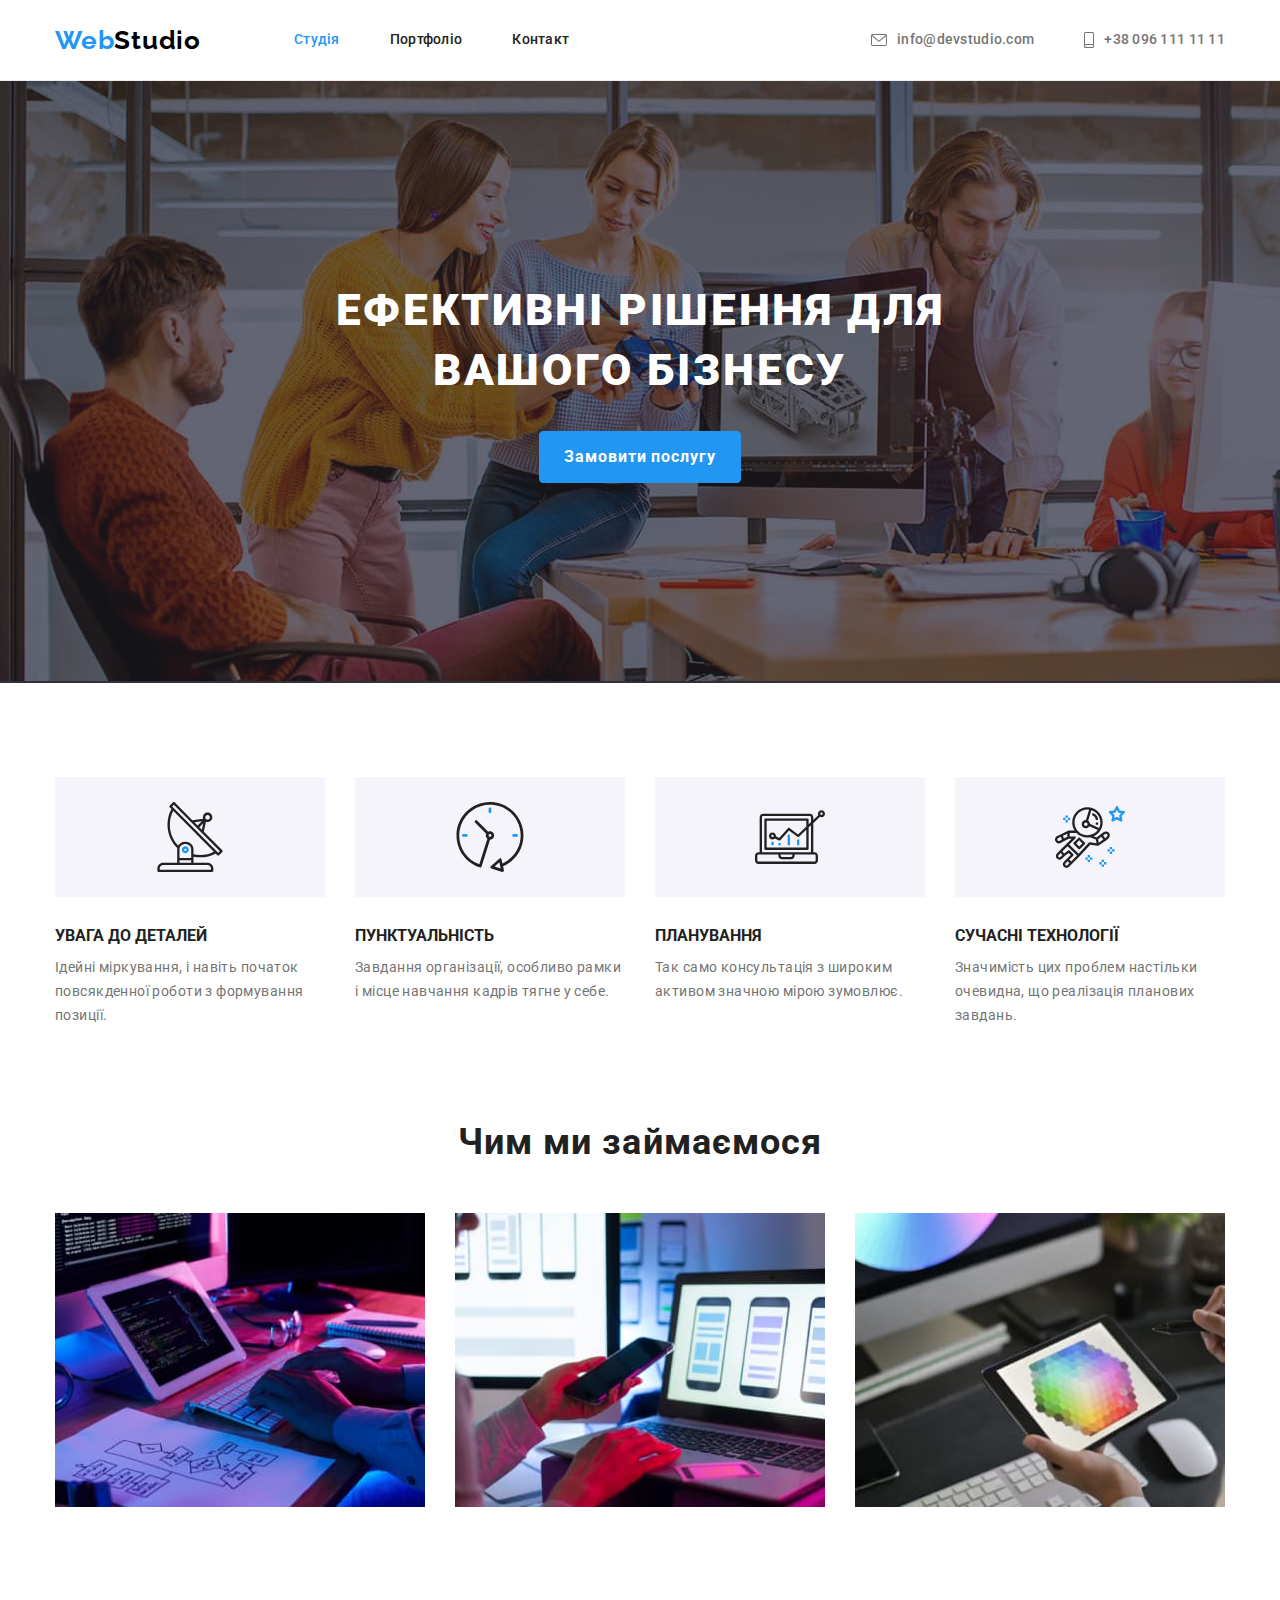
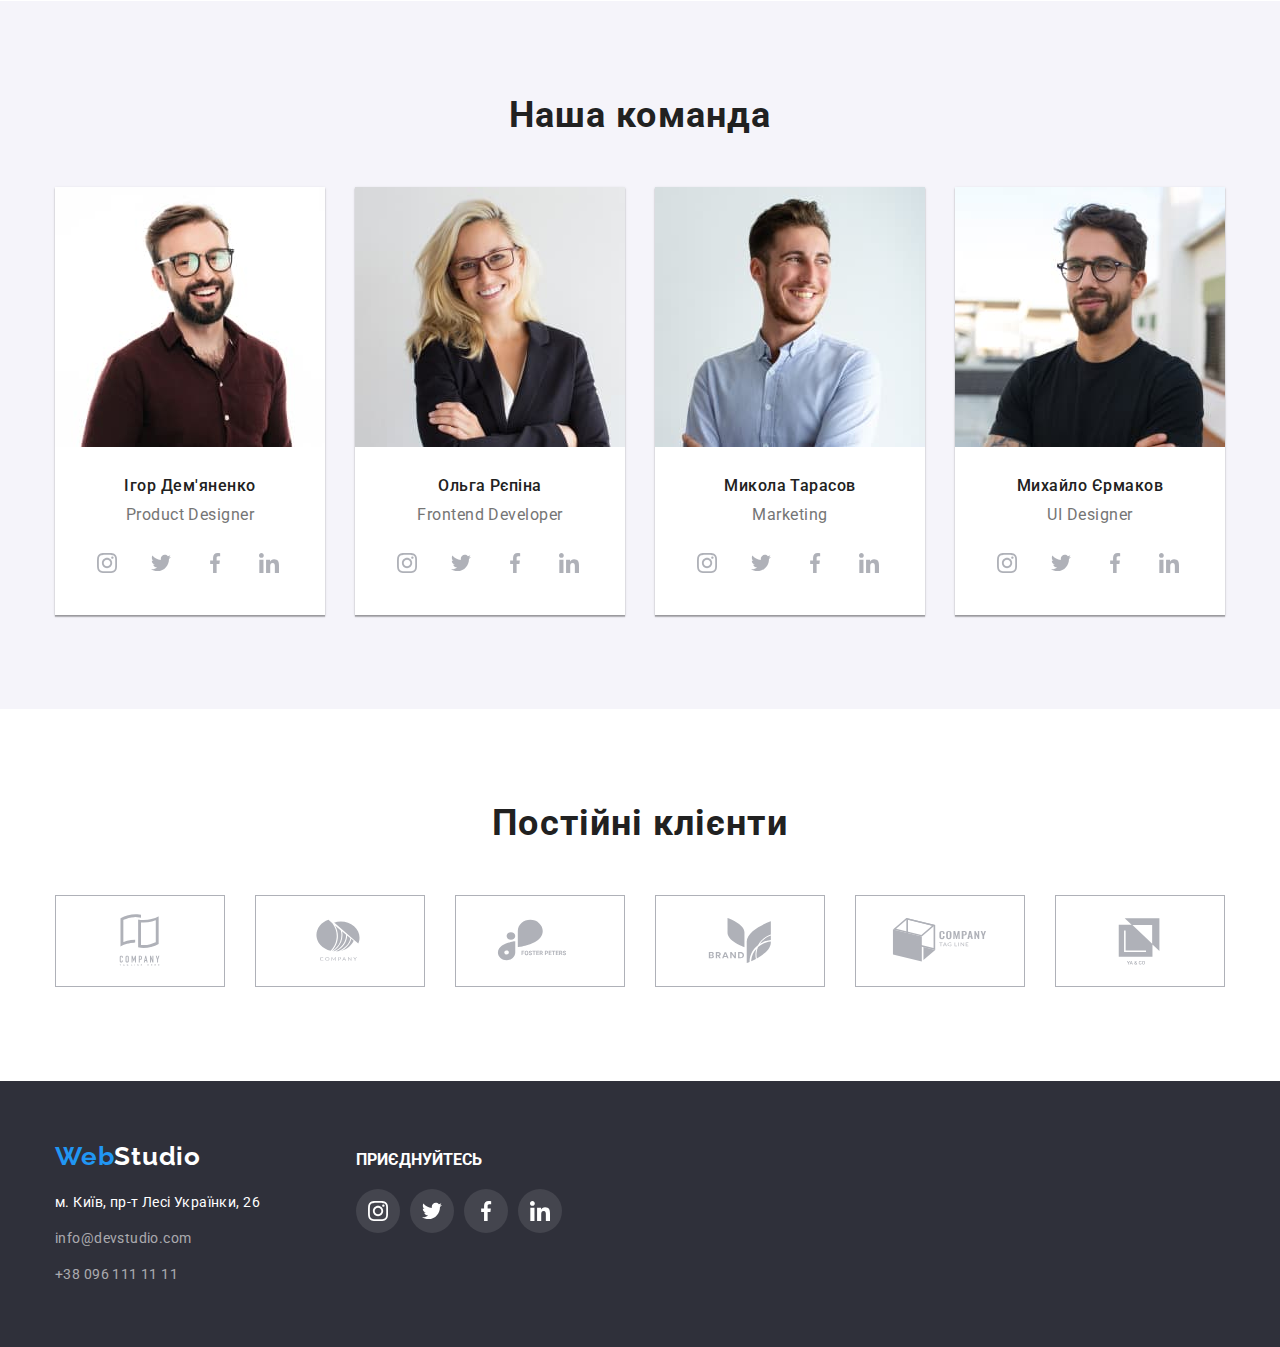
<file: index.html>
<!DOCTYPE html>
<html lang="uk">
  <head>
    <meta charset="UTF-8">
    <meta http-equiv="X-UA-Compatible" content="IE=edge">
    <meta name="viewport" content="width=device-width, initial-scale=1.0">
    <title>Document</title>
    <link rel="stylesheet" href="https://cdnjs.cloudflare.com/ajax/libs/modern-normalize/1.1.0/modern-normalize.min.css">
    <link href="https://fonts.googleapis.com/css2?family=Raleway:wght@700&family=Roboto:wght@400;500;700;900&display=swap" rel="stylesheet">
    <link rel="stylesheet" href="./css/styles.css">
  </head>
  <body>
    <header class="header">
      <div class="container header-page">
        <nav class="navigation">
          <a class="logo header-logo" href="">Web<span class="logo-span">Studio</span></a>
          <ul class="nav-list list">
            <li class="head-item"><a class="nav-list-item link current" href="">Студія</a></li>
            <li class="head-item"><a class="nav-list-item link" href="./portfolio.html">Портфоліо</a></li>
            <li><a class="nav-list-item link" href="">Контакт</a></li>
          </ul>
        </nav>
  
        <!--Contacts-->
        <ul class="list contact-list">
          <li class="head-item">
            <a class="contact-mail link" href="mailto:info@devstudio.com">
              <svg class="contact-list-icon envelope" width="16" height="12">
                <use href="./images/svg/sprite.svg#icon-envelope"></use>
              </svg>
              info@devstudio.com</a>
          </li>
          <li>
            <a class="contact-number link" href="tel:+380961111111">
              <svg class="contact-list-icon smartphone" width="10" height="16">
                <use href="./images/svg/sprite.svg#icon-smartphone"></use>
              </svg>
              +38 096 111 11 11</a>
          </li>
        </ul>
      </div>
    </header>

    <main>

      <!--Section 1-->
      <section class="title">
        <div class="container">
          <h1 class="main-title">Ефективні рішення для вашого бізнесу</h1>
          <button class="button">Замовити послугу</button>
        </div>
      </section>

      <!--Section 2-->
      <section class="section-req">
        <div class="container">
          <ul class="list list-flex">
            <li class="req-list-item">
              <h3 class="desc-title">
                <div class="req-icon-box">
                  <svg class="req-list-icon antenna" width="70" height="70">
                    <use href="./images/svg/sprite.svg#icon-antenna"></use>
                  </svg>
                </div>
                УВАГА ДО ДЕТАЛЕЙ</h3>
              <p class="description">
                Ідейні міркування, і навіть початок повсякденної роботи з формування позиції.
              </p>
            </li>
  
            <li class="req-list-item">
              <h3 class="desc-title">
                <div class="req-icon-box">
                  <svg class="req-list-icon clock" width="70" height="70">
                    <use href="./images/svg/sprite.svg#icon-clock"></use>
                  </svg>
                </div>
                ПУНКТУАЛЬНІСТЬ</h3>
              <p class="description">
                Завдання організації, особливо рамки і місце навчання кадрів тягне у себе.
              </p>
            </li>
  
            <li class="req-list-item">
              <h3 class="desc-title">
                <div class="req-icon-box">
                  <svg class="req-list-icon diagram" width="70" height="70">
                    <use href="./images/svg/sprite.svg#icon-diagram"></use>
                  </svg>
                </div>
                ПЛАНУВАННЯ</h3>
              <p class="description">
                Так само консультація з широким активом значною мірою зумовлює.
              </p>
            </li>
  
            <li class="req-list-item">
              <h3 class="desc-title">
                <div class="req-icon-box">
                  <svg class="req-list-icon astronaut" width="70" height="70">
                    <use href="./images/svg/sprite.svg#icon-astronaut"></use>
                  </svg>
                </div>
                СУЧАСНІ ТЕХНОЛОГІЇ</h3>
              <p class="description">
                Значимість цих проблем настільки очевидна, що реалізація планових завдань.
              </p>
            </li>
          </ul>
        </div>
      </section>

      <!--Section 3-->
      <section class="section">
        <div class="container">
          <h2 class="section-title">Чим ми займаємося</h2>
          <ul class="list list-flex">
            <li class="img-list-item">
              <img src="./images/img1.jpg" width="370" alt="work photo 1">
            </li>
            <li class="img-list-item">
              <img src="./images/img2.jpg" width="370" alt="work photo 2">
            </li>
            <li class="img-list-item">
              <img src="./images/img3.jpg" width="370" alt="work photo 3">
            </li>
          </ul>
        </div>
      </section>

      <!--Section team-->
      <section class="hero section">
        <div class="container">
          <h2 class="section-title">Наша команда</h2>
          <ul class="hero-list list list-flex">
            <li class="hero-list-item">
                <img src="./images/img4.jpg" width="270" alt="team member 1">
                <div class="hero-desc">
                  <h3 class="hero-list-name">Ігор Дем'яненко</h3>
                  <p class="hero-list-title">Product Designer</p>
                  <ul class="social-list list">
                    <li class="social-list-item">
                      <a class="social-list-link" href="">
                        <svg class="social-list-icon" width="20" height="20">
                          <use href="./images/svg/sprite.svg#icon-instagram"></use>
                        </svg>
                      </a>
                    </li>
                    <li class="social-list-item">
                      <a class="social-list-link" href="">
                        <svg class="social-list-icon" width="20" height="20">
                          <use href="./images/svg/sprite.svg#icon-twitter"></use>
                        </svg>
                      </a>
                    </li>
                    <li class="social-list-item">
                      <a class="social-list-link" href="">
                        <svg class="social-list-icon" width="20" height="20">
                          <use href="./images/svg/sprite.svg#icon-facebook"></use>
                        </svg>
                      </a>
                    </li>
                    <li class="social-list-item">
                      <a class="social-list-link" href="">
                        <svg class="social-list-icon" width="20" height="20">
                          <use href="./images/svg/sprite.svg#icon-linkedin"></use>
                        </svg>
                      </a>
                    </li>
                  </ul>
                </div>
            </li>
  
            <li class="hero-list-item">
                <img src="./images/img5.jpg" width="270" alt="team member 2">
                <div class="hero-desc">
                  <h3 class="hero-list-name">Ольга Рєпіна</h3>
                  <p class="hero-list-title">Frontend Developer</p>
                  <ul class="social-list list">
                    <li class="social-list-item">
                      <a class="social-list-link" href="">
                        <svg class="social-list-icon" width="20" height="20">
                          <use href="./images/svg/sprite.svg#icon-instagram"></use>
                        </svg>
                      </a>
                    </li>
                    <li class="social-list-item">
                      <a class="social-list-link" href="">
                        <svg class="social-list-icon" width="20" height="20">
                          <use href="./images/svg/sprite.svg#icon-twitter"></use>
                        </svg>
                      </a>
                    </li>
                    <li class="social-list-item">
                      <a class="social-list-link" href="">
                        <svg class="social-list-icon" width="20" height="20">
                          <use href="./images/svg/sprite.svg#icon-facebook"></use>
                        </svg>
                      </a>
                    </li>
                    <li class="social-list-item">
                      <a class="social-list-link" href="">
                        <svg class="social-list-icon" width="20" height="20">
                          <use href="./images/svg/sprite.svg#icon-linkedin"></use>
                        </svg>
                      </a>
                    </li>
                  </ul>
                </div>
            </li>
  
            <li class="hero-list-item">
                <img src="./images/img6.jpg" width="270" alt="team member 3">
                <div class="hero-desc">
                  <h3 class="hero-list-name">Микола Тарасов</h3>
                  <p class="hero-list-title">Marketing</p>
                  <ul class="social-list list">
                    <li class="social-list-item">
                      <a class="social-list-link" href="">
                        <svg class="social-list-icon" width="20" height="20">
                          <use href="./images/svg/sprite.svg#icon-instagram"></use>
                        </svg>
                      </a>
                    </li>
                    <li class="social-list-item">
                      <a class="social-list-link" href="">
                        <svg class="social-list-icon" width="20" height="20">
                          <use href="./images/svg/sprite.svg#icon-twitter"></use>
                        </svg>
                      </a>
                    </li>
                    <li class="social-list-item">
                      <a class="social-list-link" href="">
                        <svg class="social-list-icon" width="20" height="20">
                          <use href="./images/svg/sprite.svg#icon-facebook"></use>
                        </svg>
                      </a>
                    </li>
                    <li class="social-list-item">
                      <a class="social-list-link" href="">
                        <svg class="social-list-icon" width="20" height="20">
                          <use href="./images/svg/sprite.svg#icon-linkedin"></use>
                        </svg>
                      </a>
                    </li>
                  </ul>
                </div>
            </li>
  
            <li class="hero-list-item">
                <img src="./images/img7.jpg" width="270" alt="team member 4">
                <div class="hero-desc">
                  <h3 class="hero-list-name">Михайло Єрмаков</h3>
                  <p class="hero-list-title">UI Designer</p>
                  <ul class="social-list list">
                    <li class="social-list-item">
                      <a class="social-list-link" href="">
                        <svg class="social-list-icon" width="20" height="20">
                          <use href="./images/svg/sprite.svg#icon-instagram"></use>
                        </svg>
                      </a>
                    </li>
                    <li class="social-list-item">
                      <a class="social-list-link" href="">
                        <svg class="social-list-icon" width="20" height="20">
                          <use href="./images/svg/sprite.svg#icon-twitter"></use>
                        </svg>
                      </a>
                    </li>
                    <li class="social-list-item">
                      <a class="social-list-link" href="">
                        <svg class="social-list-icon" width="20" height="20">
                          <use href="./images/svg/sprite.svg#icon-facebook"></use>
                        </svg>
                      </a>
                    </li>
                    <li class="social-list-item">
                      <a class="social-list-link" href="">
                        <svg class="social-list-icon" width="20" height="20">
                          <use href="./images/svg/sprite.svg#icon-linkedin"></use>
                        </svg>
                      </a>
                    </li>
                  </ul>
                </div>
            </li>
          </ul>
        </div>
      </section>

      <!--clients-->
      <section class="section">
        <div class="container">
          <h2 class="section-title clients">Постійні клієнти</h2>
          <ul class="client-list list">
            <li class="client-list-item">
              <a class="client-list-link" href="">
                <svg class="client-list-icon" width="106" height="60">
                  <use href="./images/svg/sprite.svg#icon-client1"></use>
                </svg>
              </a>
            </li>
            <li class="client-list-item">
              <a class="client-list-link" href="">
                <svg class="client-list-icon" width="106" height="60">
                  <use href="./images/svg/sprite.svg#icon-client2"></use>
                </svg>
              </a>
            </li>
            <li class="client-list-item">
              <a class="client-list-link" href="">
                <svg class="client-list-icon" width="106" height="60">
                  <use href="./images/svg/sprite.svg#icon-client3"></use>
                </svg>
              </a>
            </li>
            <li class="client-list-item">
              <a class="client-list-link" href="">
                <svg class="client-list-icon" width="106" height="60">
                  <use href="./images/svg/sprite.svg#icon-client4"></use>
                </svg>
              </a>
            </li>
            <li class="client-list-item">
              <a class="client-list-link" href="">
                <svg class="client-list-icon" width="106" height="60">
                  <use href="./images/svg/sprite.svg#icon-client5"></use>
                </svg>
              </a>
            </li>
            <li class="client-list-item">
              <a class="client-list-link" href="">
                <svg class="client-list-icon" width="106" height="60">
                  <use href="./images/svg/sprite.svg#icon-client6"></use>
                </svg>
              </a>
            </li>
          </ul>
        </div>
      </section>
    </main>

    <footer class="footer">
      <div class="container footer-container">
        <div class="footer-contact">
          <a class="logo logo-footer" href="">Web<span class="logo-span">Studio</span></a>
           <address class="contact-box">
            <ul class="list">
              <li class="footer-list-item">
                <a class="address link" href="https://goo.gl/maps/rPGG4V1VkysSoRD67" target="_blank" rel="noopener noreferrer">м. Київ, пр-т Лесі Українки, 26</a>
              </li>
              <li class="footer-list-item">
                <a class="footer-mail link" href="mailto:info@devstudio.com">info@devstudio.com</a>
              </li>
              <li>
                <a class="footer-number link" href="tel:+380961111111">+38 096 111 11 11</a>
              </li>
            </ul>
          </address>
        </div>
          <div class="join">
            <h3 class="desc-title-footer">ПРИЄДНУЙТЕСЬ</h3>
          <ul class="social-list-footer list">
            <li class="social-list-item-footer">
              <a class="social-list-link-footer" href="">
                <svg class="social-list-icon-footer" width="20" height="20">
                  <use href="./images/svg/sprite.svg#icon-instagram"></use>
                </svg>
              </a>
            </li>
            <li class="social-list-item-footer">
              <a class="social-list-link-footer" href="">
                <svg class="social-list-icon-footer" width="20" height="20">
                  <use href="./images/svg/sprite.svg#icon-twitter"></use>
                </svg>
              </a>
            </li>
            <li class="social-list-item-footer">
              <a class="social-list-link-footer" href="">
                <svg class="social-list-icon-footer" width="20" height="20">
                  <use href="./images/svg/sprite.svg#icon-facebook"></use>
                </svg>
              </a>
            </li>
            <li class="social-list-item-footer">
              <a class="social-list-link-footer" href="">
                <svg class="social-list-icon-footer" width="20" height="20">
                  <use href="./images/svg/sprite.svg#icon-linkedin"></use>
                </svg>
              </a>
            </li>
          </ul>
          </div>
      </div>
    </footer>
  </body>
</html>
</file>
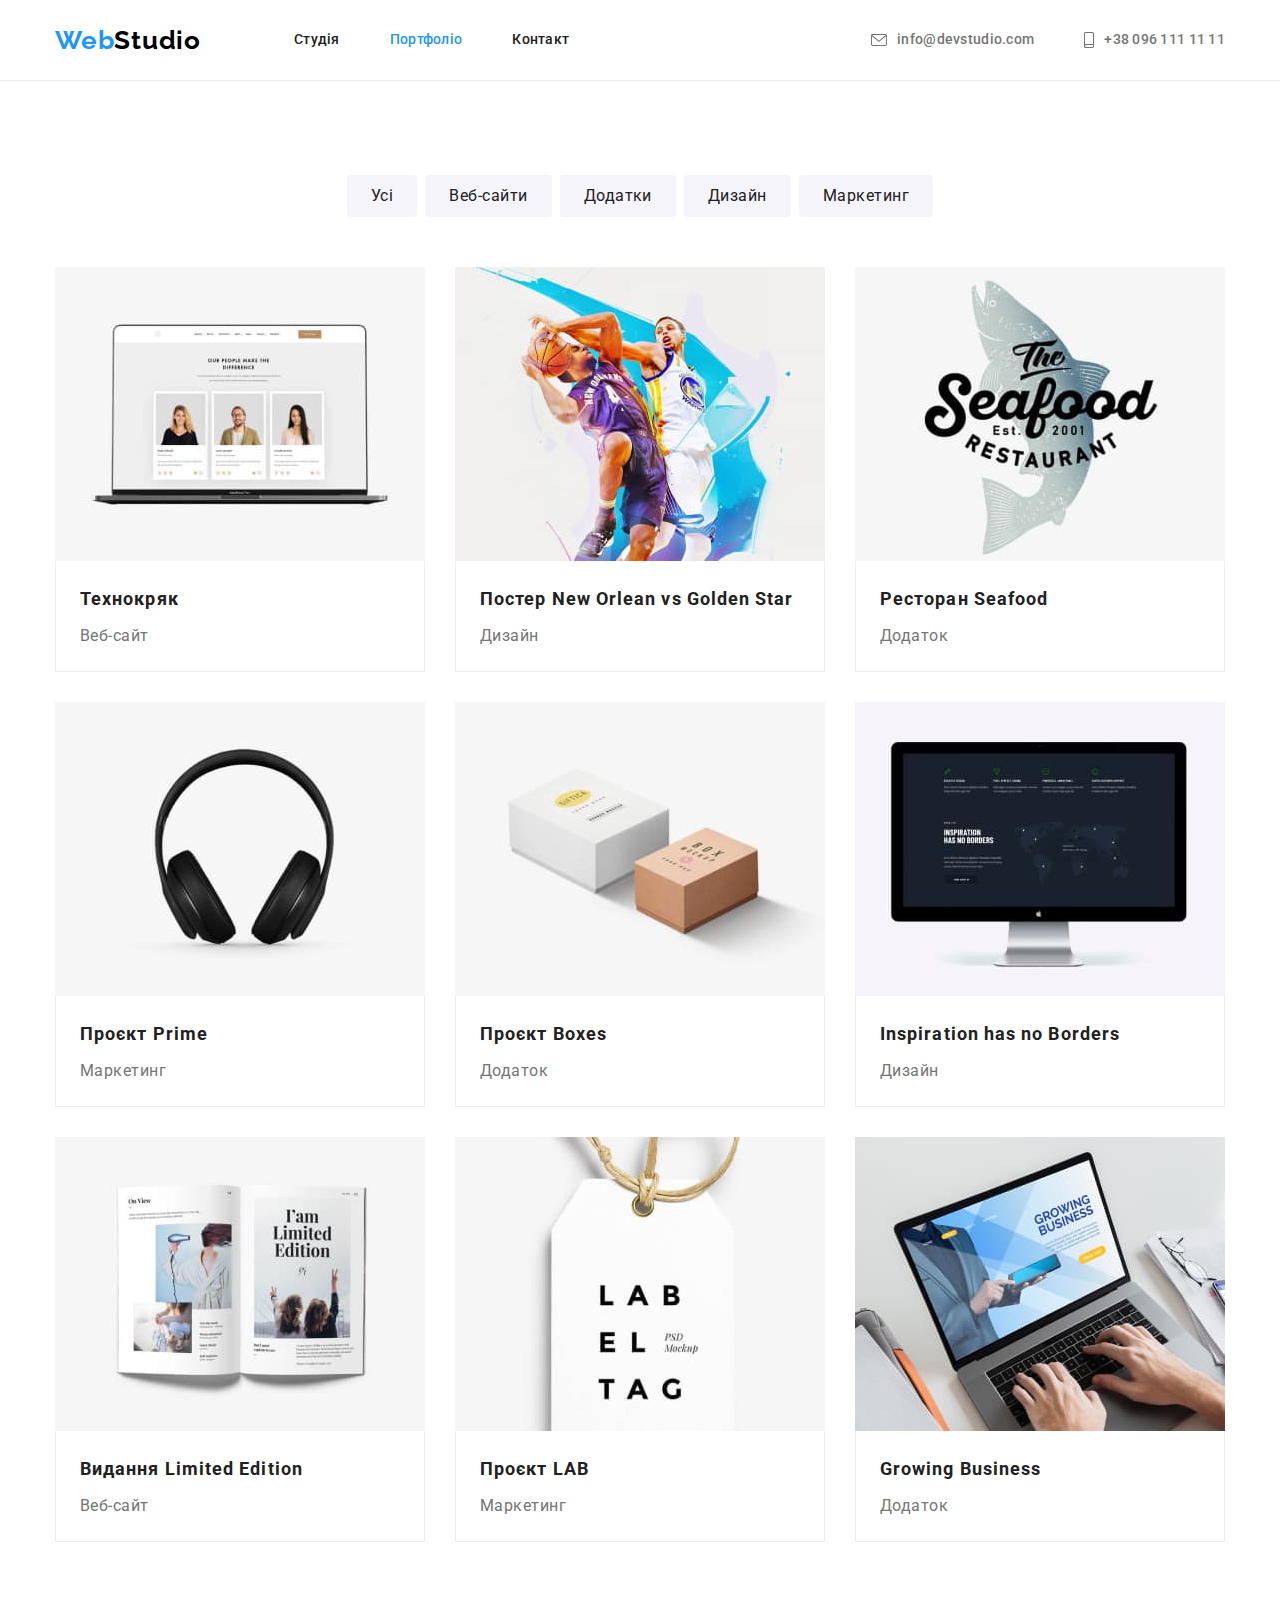
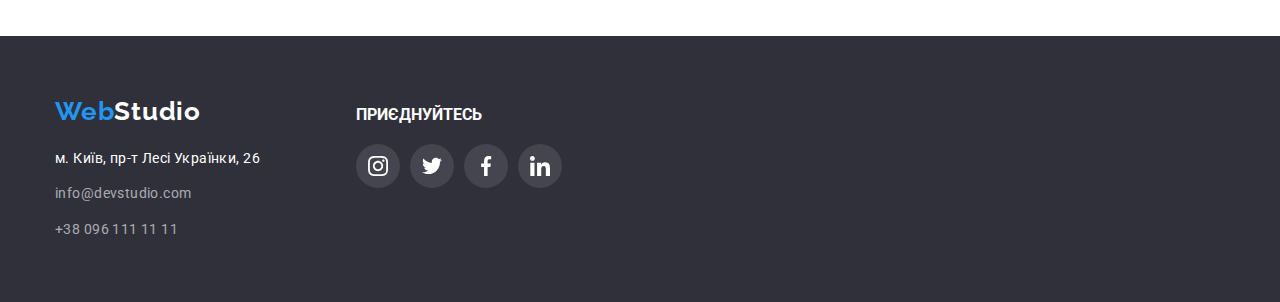
<file: portfolio.html>
<!DOCTYPE html>
<html lang="uk">
  <head>
    <meta charset="UTF-8">
    <meta http-equiv="X-UA-Compatible" content="IE=edge">
    <meta name="viewport" content="width=device-width, initial-scale=1.0">
    <title>Document</title>
    <link rel="stylesheet" href="https://cdnjs.cloudflare.com/ajax/libs/modern-normalize/1.1.0/modern-normalize.min.css">
    <link href="https://fonts.googleapis.com/css2?family=Raleway:wght@700&family=Roboto:wght@400;500;700;900&display=swap" rel="stylesheet">
    <link rel="stylesheet" href="./css/styles.css">
</head>
  <body>
    <header class="header">
      <div class="container header-page">
        <nav class="navigation">
          <a class="logo header-logo" href="">Web<span class="logo-span">Studio</span></a>
          <ul class="nav-list list">
            <li class="head-item"><a class="nav-list-item link" href="./index.html">Студія</a></li>
            <li class="head-item"><a class="nav-list-item link current" href="">Портфоліо</a></li>
            <li><a class="nav-list-item link" href="">Контакт</a></li>
          </ul>
        </nav>

    <!--Contacts-->
    <ul class="list contact-list">
      <li class="head-item">
        <a class="contact-mail link" href="mailto:info@devstudio.com">
          <svg class="contact-list-icon envelope" width="16" height="12">
            <use href="./images/svg/sprite.svg#icon-envelope"></use>
          </svg>
          info@devstudio.com</a>
      </li>
      <li>
        <a class="contact-number link" href="tel:+380961111111">
          <svg class="contact-list-icon smartphone" width="10" height="16">
            <use href="./images/svg/sprite.svg#icon-smartphone"></use>
          </svg>
          +38 096 111 11 11</a>
      </li>
    </ul>
      </div>
    </header>

    <main>
    <section class="section">
      <div class="container">
        <h1 class="visually-hidden">Portfolio</h1>
        <h2 class="visually-hidden"> Portfolio filter</h2>

      <ul class="list list-flex filter-list">
        <li class="filter-list-item">
          <button class="btn-filter"type="button">Усі</button>
        </li>
        <li class="filter-list-item">
          <button class="btn-filter"type="button">Веб-сайти</button>
        </li>
        <li class="filter-list-item">
          <button class="btn-filter"type="button">Додатки</button>
        </li>
        <li class="filter-list-item">
          <button class="btn-filter"type="button">Дизайн</button>
        </li>
        <li class="filter-list-item">
          <button class="btn-filter"type="button"                                                                                                                                                                                                                                                                                           >Маркетинг</button>
        </li>
      </ul>

      <h2 class="visually-hidden">Potrfolio menu</h2>

        <ul class="list list-flex portfolio-list">
          <li class="portfolio-list-item">
            <a class="portfolio-list-link link" href="">
              <img src="./images/Technokriak.jpg" width="370" alt="Технокряк">
              <div class="portfolio-desc">
                <h3 class="desc-title">Технокряк</h3>
                <p class="desc-title-text">Веб-сайт</p>
              </div>
            </a>
          </li>
          <li class="portfolio-list-item">
            <a class="portfolio-list-link link" href="">
              <img src="./images/Poster.jpg" width="370" alt="Постер  New Orlean vs Golden Star">
              <div class="portfolio-desc">
                <h3 class="desc-title">Постер New Orlean vs Golden Star</h3>
                <p class="desc-title-text">Дизайн</p>
              </div>
            </a>
          </li>
          <li class="portfolio-list-item">
            <a class="portfolio-list-link link" href="">
              <img src="./images/Restaurant.jpg" width="370" alt="Ресторан Seafood">
              <div class="portfolio-desc">
                <h3 class="desc-title">Ресторан Seafood</h3>
                <p class="desc-title-text">Додаток</p>
              </div>
            </a>
          </li>
          <li class="portfolio-list-item">
            <a class="portfolio-list-link link" href="">
              <img src="./images/Project-prime.jpg" width="370" alt="Проєкт Prime">
              <div class="portfolio-desc">
                <h3 class="desc-title">Проєкт Prime</h3>
                <p class="desc-title-text">Маркетинг</p>
              </div>
            </a>
          </li>
          <li class="portfolio-list-item">
            <a class="portfolio-list-link link" href="">
              <img src="./images/Project-boxes.jpg" width="370" alt="Проєкт Boxes">
              <div class="portfolio-desc">
                <h3 class="desc-title">Проєкт Boxes</h3>
                <p class="desc-title-text">Додаток</p>
              </div>
            </a>
          </li>
          <li class="portfolio-list-item">
            <a class="portfolio-list-link link" href="">
              <img src="./images/Inspiration.jpg" width="370" alt="Inspiration has no Borders">
              <div class="portfolio-desc">
                <h3 class="desc-title">Inspiration has no Borders</h3>
                <p class="desc-title-text">Дизайн</p>
              </div>
            </a>
          </li>
          <li class="portfolio-list-item">
            <a class="portfolio-list-link link" href="">
              <img src="./images/Limited-edition.jpg" width="370" alt="Видання Limited Edition">
              <div class="portfolio-desc">
                <h3 class="desc-title">Видання Limited Edition</h3>
                <p class="desc-title-text">Веб-сайт</p>
              </div>
            </a>
          </li>
          <li class="portfolio-list-item">
            <a class="portfolio-list-link link" href="">
              <img src="./images/Project-LAB.jpg" width="370" alt="Проєкт LAB">
              <div class="portfolio-desc">
                <h3 class="desc-title">Проєкт LAB</h3>
                <p class="desc-title-text">Маркетинг</p>
              </div>
            </a>
          </li>
          <li class="portfolio-list-item">
            <a class="portfolio-list-link link" href="">
              <img src="./images/Growing-business.jpg" width="370" alt="Growing Business">
              <div class="portfolio-desc">
                <h3 class="desc-title">Growing Business</h3>
                <p class="desc-title-text">Додаток</p>
              </div>
            </a>
          </li>
        </ul>
      </div>
    </section>
    </main>

    <footer class="footer">
      <div class="container footer-container">
        <div class="footer-contact">
          <a class="logo logo-footer" href="">Web<span class="logo-span">Studio</span></a>
           <address class="contact-box">
            <ul class="list">
              <li class="footer-list-item">
                <a class="address link" href="https://goo.gl/maps/rPGG4V1VkysSoRD67" target="_blank" rel="noopener noreferrer">м. Київ, пр-т Лесі Українки, 26</a>
              </li>
              <li class="footer-list-item">
                <a class="footer-mail link" href="mailto:info@devstudio.com">info@devstudio.com</a>
              </li>
              <li>
                <a class="footer-number link" href="tel:+380961111111">+38 096 111 11 11</a>
              </li>
            </ul>
          </address>
        </div>
          <div class="join">
            <h3 class="desc-title-footer">ПРИЄДНУЙТЕСЬ</h3>
          <ul class="social-list-footer list">
            <li class="social-list-item-footer">
              <a class="social-list-link-footer" href="">
                <svg class="social-list-icon-footer" width="20" height="20">
                  <use href="./images/svg/sprite.svg#icon-instagram"></use>
                </svg>
              </a>
            </li>
            <li class="social-list-item-footer">
              <a class="social-list-link-footer" href="">
                <svg class="social-list-icon-footer" width="20" height="20">
                  <use href="./images/svg/sprite.svg#icon-twitter"></use>
                </svg>
              </a>
            </li>
            <li class="social-list-item-footer">
              <a class="social-list-link-footer" href="">
                <svg class="social-list-icon-footer" width="20" height="20">
                  <use href="./images/svg/sprite.svg#icon-facebook"></use>
                </svg>
              </a>
            </li>
            <li class="social-list-item-footer">
              <a class="social-list-link-footer" href="">
                <svg class="social-list-icon-footer" width="20" height="20">
                  <use href="./images/svg/sprite.svg#icon-linkedin"></use>
                </svg>
              </a>
            </li>
          </ul>
          </div>
      </div>
    </footer>
  </body>
</html>
</file>
<file: css/styles.css>
.list {
    list-style: none;
}
.link {
    text-decoration: none;
}
.logo {
    text-decoration: none;
}

h1, h2, h3, h4, p {
    margin-top: 0;
    margin-bottom: 0;
}

ul {
    margin-top: 0;
    margin-bottom: 0;
    padding-left: 0;
}

img {
    display: block;
}

:root {
    --primary-text-color: #212121;
    --secondary-text-color: #757575;
    --dark-theme-text-color: #FFFFFF;
    --accent-color:#2196F3;
}
body {
    background-color: var(--dark-theme-text-color);
    font-family: "Roboto", sans-serif;
    color: var(--primary-text-color);
    font-weight: 500;
    font-size: 14px;
}

.container {
    width: 1200px;
    padding-left: 15px;
    padding-right: 15px;
    margin: 0 auto;
}

/* Header start */

.logo {
    font-family: 'Raleway';
    font-weight: 700;
    font-size: 26px;
    line-height: 1.19;
    color: #2196F3;
    letter-spacing: 0.03em;

}

.header-logo{
    margin-right: 93px;
}

.header .navigation .logo-span {
    font-family: 'Raleway';
    font-weight: 700;
    font-size: 26px;
    line-height: 1.19;
    color: #000000;
    letter-spacing: 0.03em;
}

.header {
    border-bottom: 1px solid #ECECEC;
}

.nav-list,
.navigation,    
.contact-list,
.header-page {
    display: flex;
    align-items: center;
}

.head-item {
    margin-right: 50px;
}

.nav-list-item {
    color: var(--primary-text-color);
    line-height: 1.14;
    letter-spacing: 0.02em;

    display: block;
    padding-top: 32px;
    padding-bottom: 32px;
}

.contact-list {
    margin-left: auto;
}


.nav-list-item:hover,
.nav-list-item:focus,
.contact-mail:hover,
.contact-mail:focus,
.contact-number:hover,
.contact-number:focus {
    color: var(--accent-color);
}

.current {
    color: var(--accent-color);
}


.contact-mail, .contact-number {
    display: flex;
    align-items: center;
    color: var(--secondary-text-color);
    line-height: 1.14;
    letter-spacing: 0.02em;
}

.contact-list-icon {
    margin-right: 10px;
    fill: currentColor;
}


/* Header end */

/* Studio main start */

.visually-hidden {
    position: absolute;
    white-space: nowrap;
    width: 1px;
    height: 1px;
    overflow: hidden;
    border: 0;
    padding: 0;
    clip: rect(0 0 0 0);
    clip-path: inset(50%);
    margin: -1px;
}

.title {
    background-image: linear-gradient(rgba(47, 48, 58, 0.4), rgba(47, 48, 58, 0.4)), url("../images/bg.main.jpg");
    background-repeat: no-repeat;
    max-width: 1600px;
    margin: 0px auto;
    padding-top: 200px;
    padding-bottom: 200px;
    justify-content: center;
    background-color: #2F303A;
}


.main-title {
    color: var(--dark-theme-text-color);
    font-weight: 900;
    font-size: 44px;
    line-height: 1.36;
    text-align: center;
    letter-spacing: 0.06em;
    text-transform: uppercase;

    width: 700px;
    height: 120px;
    margin-bottom: 30px;
    margin-right: auto;
    margin-left: auto;
}

.button {
    color: var(--dark-theme-text-color);
    background-color: var(--accent-color);
    font-family: inherit;
    font-weight: 700;
    font-size: 16px;
    line-height: 1.87;
    display: flex;
    align-items: center;
    text-align: center;
    letter-spacing: 0.06em;

    min-width: 200px;
    border: 1px solid var(--accent-color);
    border-radius: 4px;
    justify-content: center;
    margin-right: auto;
    margin-left: auto;
    padding: 10px 24px;
}

.section {
    padding-top: 94px;
    padding-bottom: 94px;
}

.section-req{
    padding-top: 94px;
}

.list-flex {
    display: flex;
}

.req-list-item:not(:last-child) {
    margin-right: 30px;
}

.req-list-item {
    width: 270px;

}

.req-icon-box {
    display: flex;
    margin-bottom: 30px;
    background-color: #F5F4FA;
    align-items: center;
    justify-content: center;
    width: 270px;
    height: 120px;
}

.req-list-icon {
    display: block;
}

.img-list-item:not(:last-child) {
    margin-right: 30px;
}

.list>.desc-title {
    color: var(--primary-text-color);
    font-weight: 700;
    line-height: 1.14;
    font-size: 14px;
    text-transform: uppercase;
    letter-spacing: 0.03em;
}

.desc-title {
    margin-bottom: 10px;
}

.description {
    color: var(--secondary-text-color);
    font-weight: 400;
    line-height: 1.71;
    letter-spacing: 0.03em;
}

.section-title {
    color: var(--primary-text-color);
    font-weight: 700;
    font-size: 36px;
    line-height: 1.16;
    text-align: center;
    letter-spacing: 0.03em;

    margin-bottom: 50px;
}

.hero {
    background: #F5F4FA;
}

.hero-desc{
    padding: 30px;

}

.hero-list-item {
    background: #FFFFFF;
    box-shadow: 0px 1px 3px rgba(0, 0, 0, 0.12), 0px 1px 1px rgba(0, 0, 0, 0.14), 0px 2px 1px rgba(0, 0, 0, 0.2);
}

.hero-list-item:not(:last-child) {
    margin-right: 30px;
}

.hero-list-name {
    color: var(--primary-text-color);
    font-size: 16px;
    font-weight: 500;
    line-height: 1.18;
    text-align: center;
    letter-spacing: 0.03em;

    margin-bottom: 10px;
}

.hero-list-title {
    color: var(--secondary-text-color);
    font-weight: 400;
    font-size: 16px;
    line-height: 1.18;
    text-align: center;
    letter-spacing: 0.03em;
    margin-bottom: 16px;
}

.social-list-link {
    display: flex;
    align-items: center;
    justify-content: center;
    width: 44px;
    height: 44px;
    background-color: none;
    border-radius: 50%;
}

.social-list-item:not(:last-child) {
    margin-right: 10px;
}

.social-list {
    display: flex;
    align-items: center;
}

.social-list-icon {
    fill: #AFB1B8;
}

.social-list-link:hover,
.social-list-link:focus {
    background-color: var(--accent-color);
}

.social-list-link:hover .social-list-icon,
.social-list-link:focus .social-list-icon {
    fill: var(--dark-theme-text-color);
}

.client-list {
    display: flex;
}

.client-list-item {
    display: flex;
    width: 170px;
    height: 92px;
    align-items: center;
    justify-content: center;
    background-color: none;
    border-radius: 4px;
}

.client-list-link {
    display: flex;
    width: 100%;
    height: 100%;
    justify-content: center;
    align-items: center;
    border: 1px solid #AFB1B8;
}

.client-list-link:hover,
.client-list-link:focus {
    border-color: var(--accent-color);
}

.client-list-link:hover .client-list-icon,
.client-list-link:focus .client-list-icon {
    fill: var(--accent-color);
}

.client-list-item:not(:last-child) {
    margin-right: 30px;
}

.client-list-icon {
    fill: #AFB1B8;
}


/* Studio main end */

/* Portfolio main start */

.btn-filter {
    background-color: #F5F4FA;
    color: var(--primary-text-color);
    font-size: 16px;
    line-height: 1.62;
    text-align: center;
    letter-spacing: 0.03em;

    min-width: 50px;
    border-radius: 4px;
    border-color: transparent;
    padding: 6px 22px;
}

.btn-filter:hover,
.btn-filter:focus {
    color: var(--dark-theme-text-color);
    background-color: var(--accent-color);
}

.portfolio-list{
    flex-wrap: wrap;
}

.portfolio-list-item {
    width:calc((100% - 60px) / 3);
    margin-right: 30px;
    margin-bottom: 30px;

}

.portfolio-list-item:nth-child(3n){
    margin-right: 0;
}

.portfolio-list-item:nth-last-child(-n+3){
    margin-bottom: 0;
}

.portfolio-desc{
    padding: 20px 24px;
    border-right: 1px solid #EEEEEE;
    border-left: 1px solid #EEEEEE;
    border-bottom: 1px solid #EEEEEE;
}

.portfolio-list-item .desc-title {
    color: var(--primary-text-color);
    font-weight: 700;
    font-size: 18px;
    line-height: 2;
    letter-spacing: 0.06em;

    margin-bottom: 4px;
}

.portfolio-list-link {
    display: block;
}

.portfolio-list-link:hover,
.portfolio-list-link:focus {
    box-shadow: 0px 1px 1px rgba(0, 0, 0, 0.12), 0px 4px 4px rgba(0, 0, 0, 0.06), 1px 4px 6px rgba(0, 0, 0, 0.16);
}


.filter-list{
    justify-content: center;
    margin-bottom: 50px;
}

.filter-list-item:not(:last-child) {
    margin-right: 8px;
}

.btn-filter:hover,
.btn-filter:focus {
    box-shadow: 0px 3px 1px rgba(0, 0, 0, 0.1), 0px 1px 2px rgba(0, 0, 0, 0.08), 0px 2px 2px rgba(0, 0, 0, 0.12);
}

.desc-title-text {
    color: var(--secondary-text-color);
    font-weight: 400;
    font-size: 16px;
    line-height: 1.87;
    letter-spacing: 0.03em;
}



/* Portfolio main end */

/* Footer start */

.footer {
    background: #2F303A;
    padding-top: 60px;
    padding-bottom: 60px;
}


.footer .logo-span {
    font-family: 'Raleway';
    font-weight: 700;
    font-size: 26px;
    line-height: 1.19;
    letter-spacing: 0.03em;
    color: var(--dark-theme-text-color);
    
}

.contact-box{
    margin-top: 20px;
    width: 231px;
}

.footer-contact {
    display: block;
    justify-content: center;
    margin-right: 70px;
}

.address {
    font-style: normal;
    font-weight: 400;
    line-height: 1.71;
    color: #FFFFFF;
    letter-spacing: 0.03em;
}

.footer-mail, .footer-number {
    font-style: normal;
    font-weight: 400;
    line-height: 1.71;
    letter-spacing: 0.03em;
    color: rgba(255, 255, 255, 0.6);
}

.footer-list-item{
    margin-bottom: 12px;
}

.footer-mail:hover,
.footer-mail:focus,
.footer-number:hover,
.footer-number:focus {
    color: var(--accent-color);
}

.footer-container {
    display: flex;
    align-items: baseline;
}

.join {
display: block;
justify-content: center;
}

.social-list-link-footer {
    display: flex;
    align-items: center;
    justify-content: center;
    width: 44px;
    height: 44px;
    border-radius: 50%;
    background-color: rgba(255, 255, 255, 0.1);
}

.social-list-item-footer:not(:last-child) {
    margin-right: 10px;
}

.social-list-footer {
    display: flex;

}

.social-list-icon-footer {
    fill: var(--dark-theme-text-color);
}

.social-list-link-footer:hover,
.social-list-link-footer:focus {
    background-color: var(--accent-color);
}

.desc-title-footer {
    color: #FFFFFF;
    margin-bottom: 20px;
}

/* Footer end */
</file>
